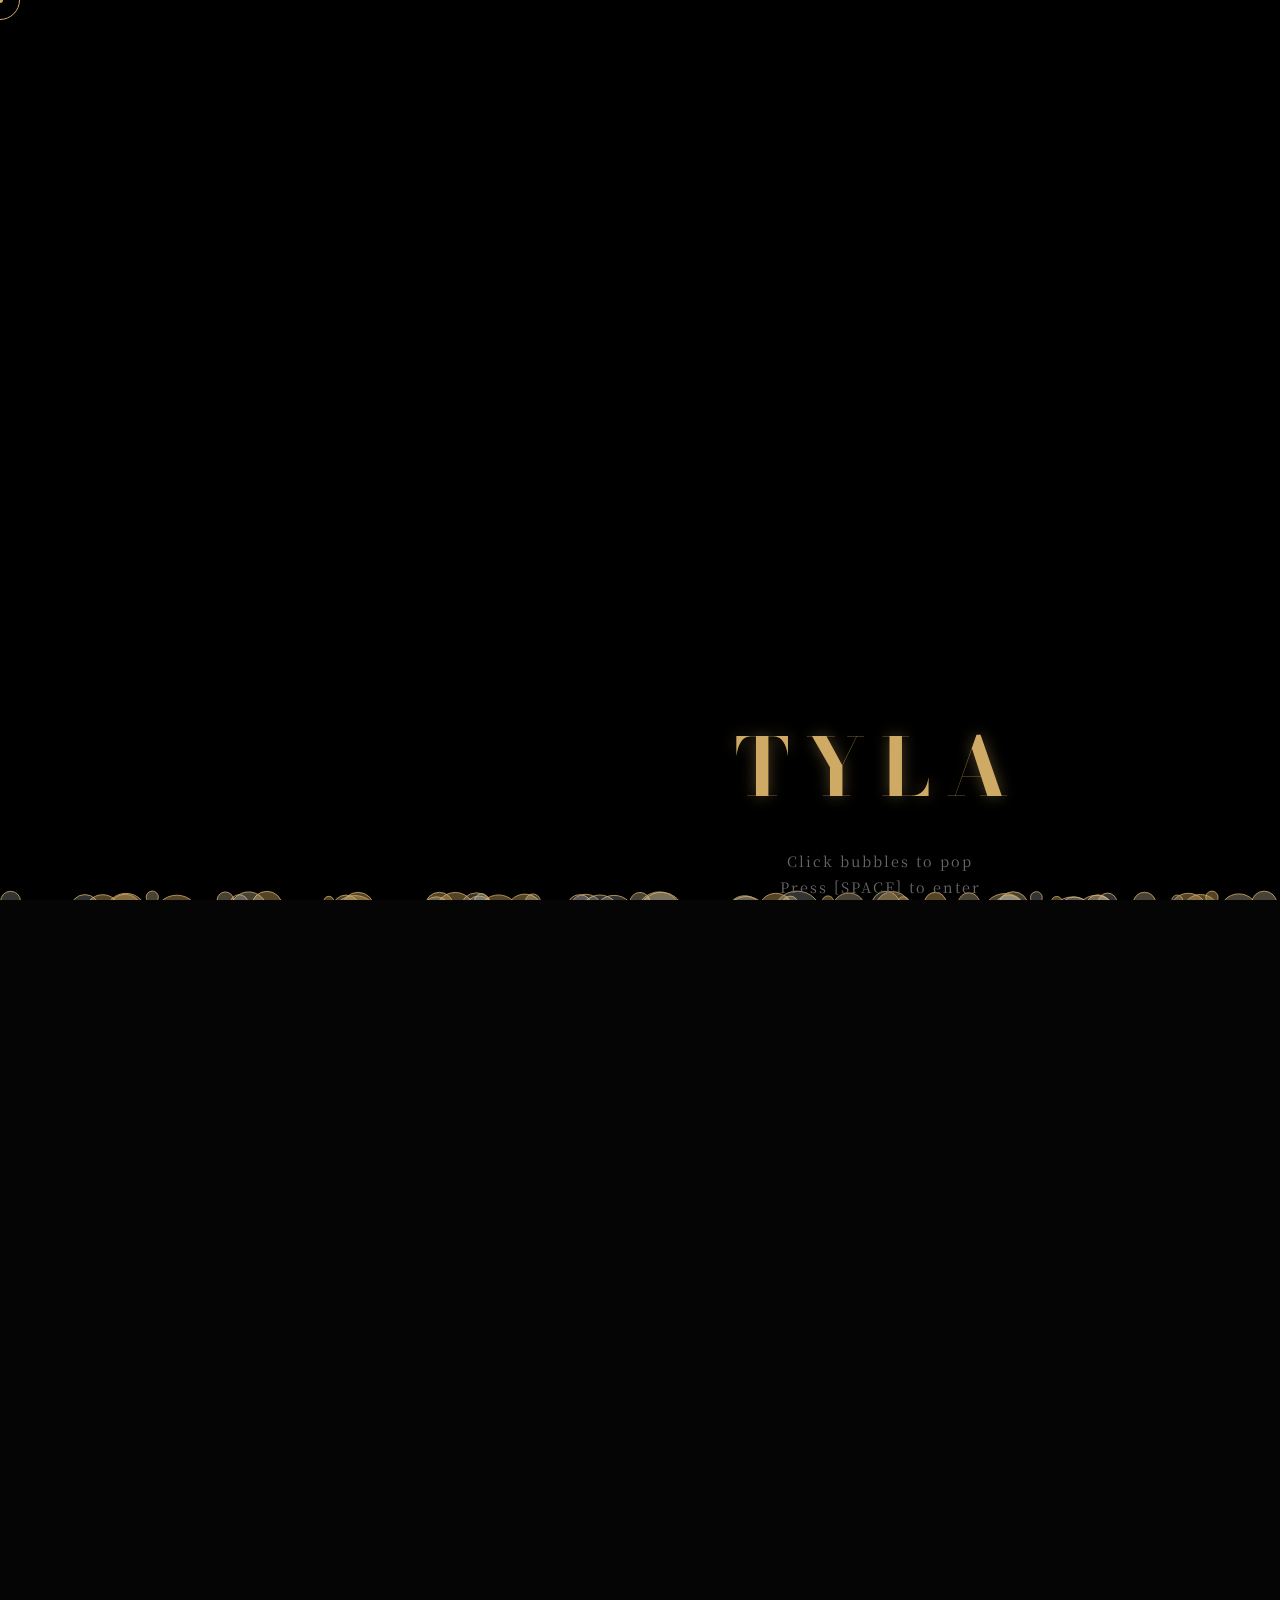
<file: index.html>
<!DOCTYPE html>
<html lang="ko">
<head>
    <meta charset="UTF-8">
    <meta name="viewport" content="width=device-width, initial-scale=1.0">
    <title>TYLA | The Golden Muse</title>
    <link rel="preconnect" href="https://fonts.googleapis.com">
    <link rel="preconnect" href="https://fonts.gstatic.com" crossorigin>
    <link href="https://fonts.googleapis.com/css2?family=Bodoni+Moda:opsz,wght@6..96,400;700&family=Noto+Serif+KR:wght@300;500&display=swap" rel="stylesheet">
    <link rel="stylesheet" href="style.css">
</head>
<body>
    <div class="cursor-dot"></div>
    <div class="cursor-circle"></div>

    <section id="intro-canvas-layer">
        <canvas id="bubbleCanvas"></canvas>
        <div class="intro-text-box">
            <h1 class="intro-title">TYLA</h1>
            <p class="intro-guide">Click bubbles to pop<br>Press [SPACE] to enter</p>
        </div>
    </section>

    <main id="main-content" class="hidden">
        <div class="noise-texture"></div>

        <header>
            <div class="header-inner">
                <span class="logo">TYLA</span>
                <nav class="nav-menu">
                    <a href="about.html" class="hover-effect">ABOUT</a>
                    <a href="music.html" class="hover-effect">MUSIC</a>
                    <a href="awards.html" class="hover-effect">AWARDS</a>
                    <a href="https://www.youtube.com/@Tylaofficial" target="_blank" class="hover-effect">YOUTUBE</a>
                    <a href="https://x.com/Tyllaaaaaaa" target="_blank" class="hover-effect">TWITTER</a>
                    <a href="https://www.instagram.com/tyla" target="_blank" class="hover-effect">INSTAGRAM</a>
                </nav>
            </div>
        </header>

        <section class="player-section">
            <div class="lp-turntable">
                <div class="album-cover">
                    <div id="youtube-player"></div>
                    <div class="gold-border"></div>
                </div>
                
                <div class="vinyl-disc">
                    <div class="vinyl-groove"></div>
                    <div class="vinyl-label">TYLA</div>
                </div>
            </div>

            <div class="controls-container">
                <div class="track-info">
                    <span class="status-text">NOW PLAYING</span>
                    <h2 id="track-title" class="hover-effect">Loading...</h2>
                </div>
                <div class="btn-wrapper">
                    <button id="play-pause-btn" class="custom-btn hover-effect">재생</button>
                    <button id="next-track-btn" class="custom-btn hover-effect">다음 곡 (Random)</button>
                </div>
            </div>
        </section>

        <section class="gallery-section">
            <div class="section-head">
                <h3>VISUAL ARCHIVE</h3>
                <div class="gold-divider"></div>
            </div>
            
            <div class="photo-grid">
                <div class="photo-item hover-effect"><img src="images/photo1.jpg" alt="Tyla 1"></div>
                <div class="photo-item hover-effect"><img src="images/photo2.jpg" alt="Tyla 2"></div>
                <div class="photo-item hover-effect"><img src="images/photo3.jpg" alt="Tyla 3"></div>
                <div class="photo-item hover-effect"><img src="images/photo4.jpg" alt="Tyla 4"></div>
                <div class="photo-item hover-effect"><img src="images/photo5.jpg" alt="Tyla 5"></div>
            </div>
        </section>

        <footer>
            <p>DESIGNED FOR TYLA. INSPIRED BY CHANEL.</p>
            <p class="copyright">© 2024 FAN PORTFOLIO</p>
        </footer>
    </main>

    <script src="script.js"></script>
</body>
</html>
</file>
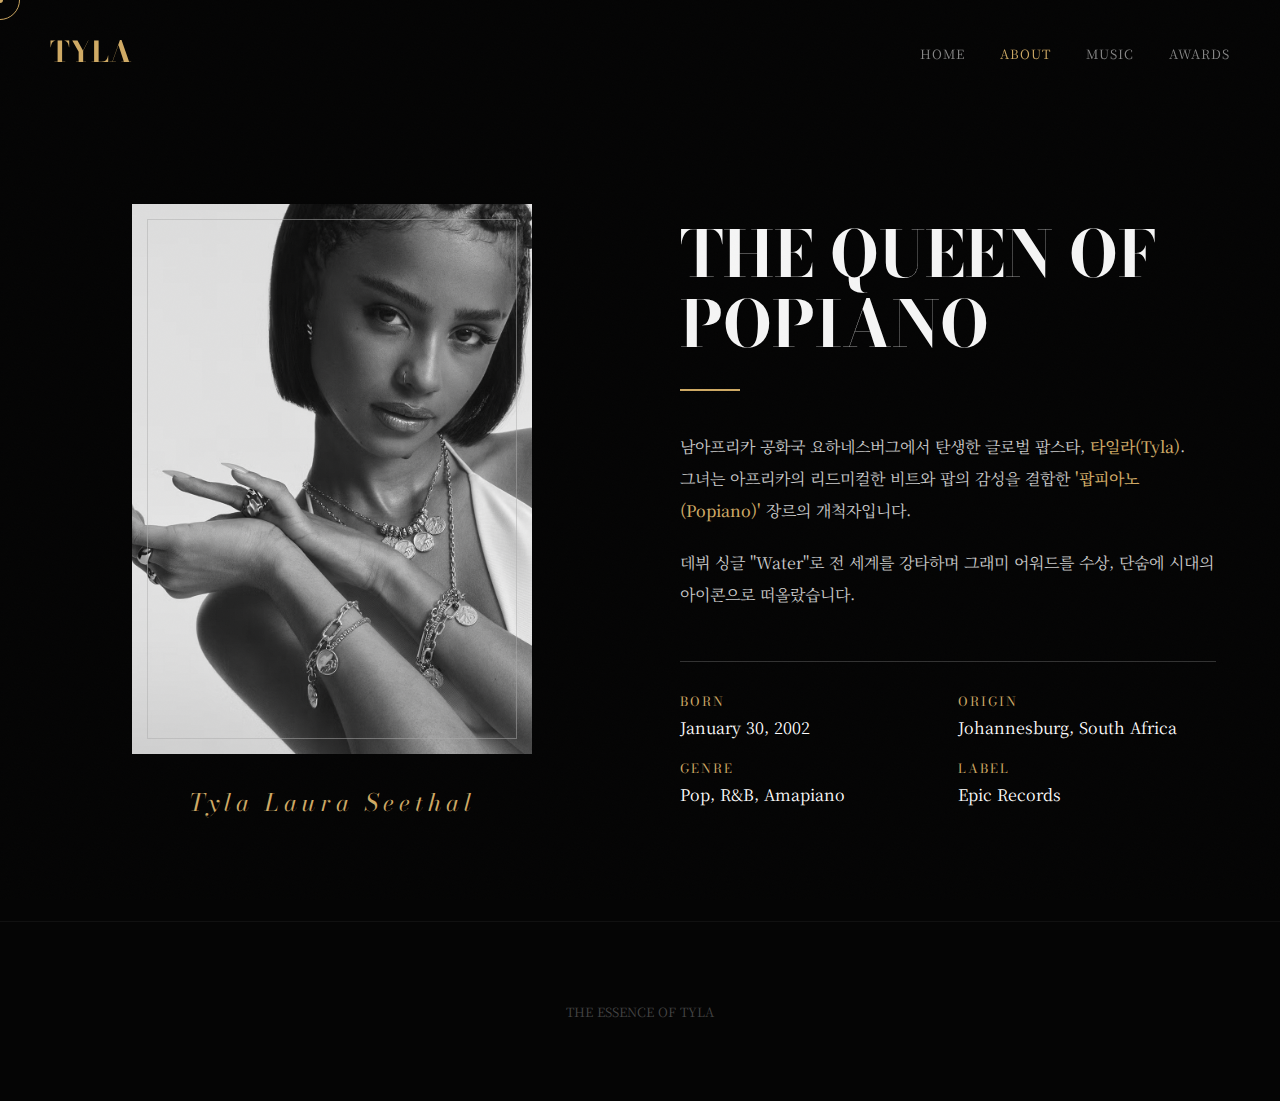
<file: about.html>
<!DOCTYPE html>
<html lang="ko">
<head>
    <meta charset="UTF-8">
    <meta name="viewport" content="width=device-width, initial-scale=1.0">
    <title>TYLA | About The Muse</title>
    <link href="https://fonts.googleapis.com/css2?family=Bodoni+Moda:opsz,wght@6..96,400;700&family=Noto+Serif+KR:wght@300;500&display=swap" rel="stylesheet">
    <link rel="stylesheet" href="style.css">
</head>
<body>
    <div class="cursor-dot"></div>
    <div class="cursor-circle"></div>
    <div class="noise-texture"></div>

    <main id="about-page">
        <header>
            <div class="header-inner">
                <a href="index.html" class="logo hover-effect" style="text-decoration: none;">TYLA</a>
               <nav class="nav-menu">
    <a href="index.html" class="hover-effect">HOME</a>
    <span class="active-page">ABOUT</span>
    <a href="music.html" class="hover-effect">MUSIC</a> <a href="awards.html" class="hover-effect">AWARDS</a>
</nav>
            </div>
        </header>

        <section class="about-container">
            <div class="profile-visual">
                <div class="image-frame hover-effect">
                    <img src="images/profile.jpg" alt="Tyla Portrait">
                    <div class="frame-border"></div>
                </div>
                <div class="signature">Tyla Laura Seethal</div>
            </div>

            <div class="profile-info">
                <h2 class="intro-heading">THE QUEEN OF<br>POPIANO</h2>
                <div class="gold-line-short"></div>
                
                <p class="bio-text">
                    남아프리카 공화국 요하네스버그에서 탄생한 글로벌 팝스타, <strong>타일라(Tyla)</strong>. 
                    그녀는 아프리카의 리드미컬한 비트와 팝의 감성을 결합한 
                    <strong>'팝피아노(Popiano)'</strong> 장르의 개척자입니다.
                </p>
                <p class="bio-text">
                    데뷔 싱글 "Water"로 전 세계를 강타하며 그래미 어워드를 수상, 
                    단숨에 시대의 아이콘으로 떠올랐습니다.
                </p>

                <div class="profile-details">
                    <div class="detail-item">
                        <span class="label">BORN</span>
                        <span class="value">January 30, 2002</span>
                    </div>
                    <div class="detail-item">
                        <span class="label">ORIGIN</span>
                        <span class="value">Johannesburg, South Africa</span>
                    </div>
                    <div class="detail-item">
                        <span class="label">GENRE</span>
                        <span class="value">Pop, R&B, Amapiano</span>
                    </div>
                    <div class="detail-item">
                        <span class="label">LABEL</span>
                        <span class="value">Epic Records</span>
                    </div>
                </div>
            </div>
        </section>

        <footer>
            <p>THE ESSENCE OF TYLA</p>
        </footer>
    </main>

    <script src="script.js"></script>
</body>

</html>
</file>
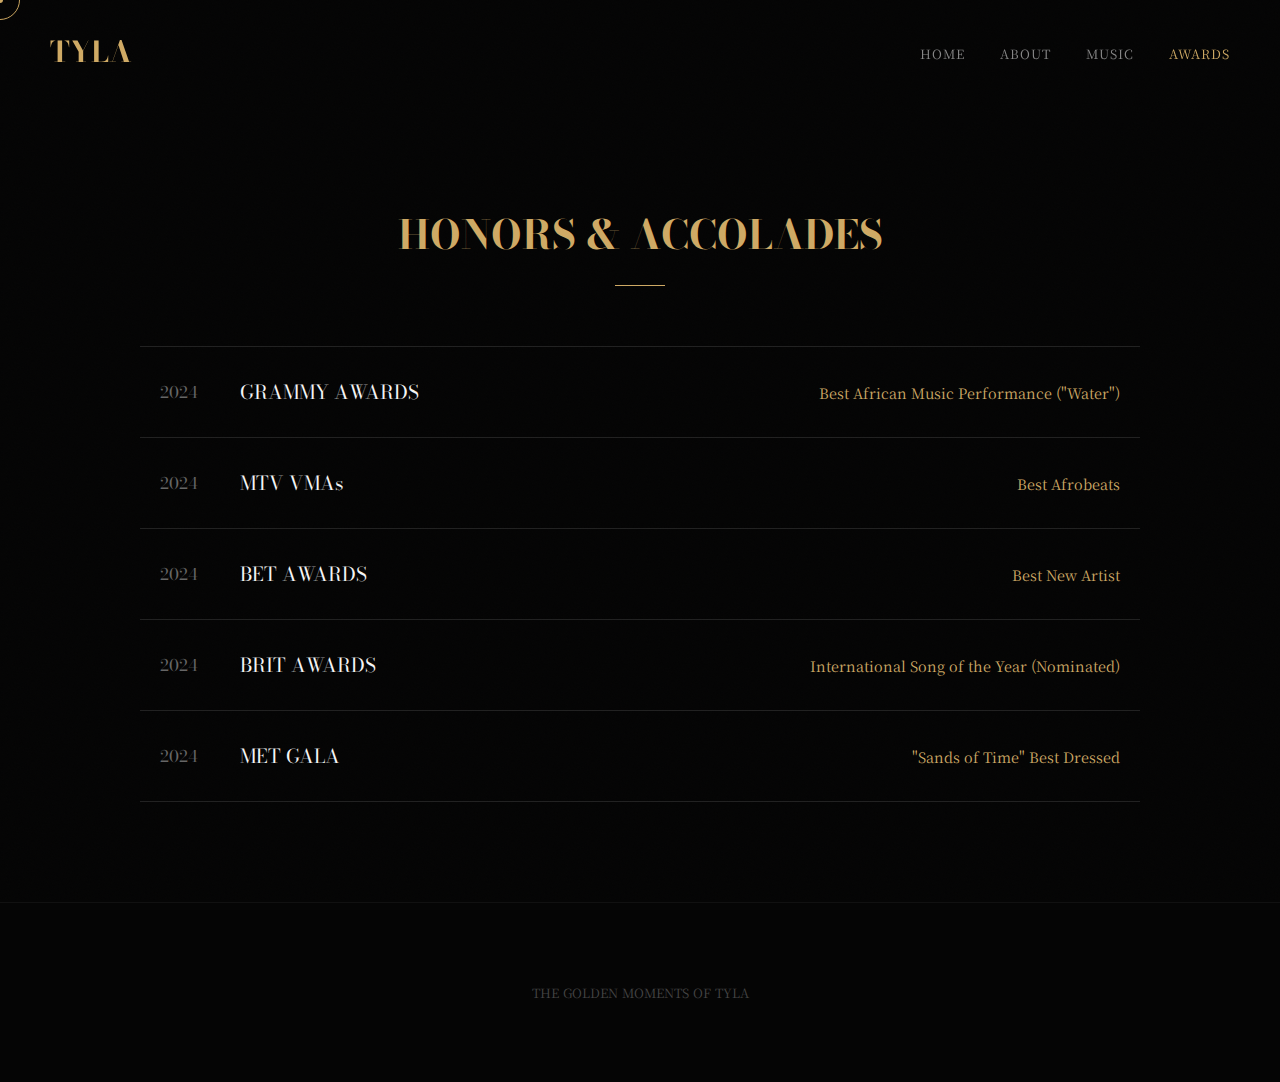
<file: awards.html>
<!DOCTYPE html>
<html lang="ko">
<head>
    <meta charset="UTF-8">
    <meta name="viewport" content="width=device-width, initial-scale=1.0">
    <title>TYLA | Awards</title>
    <link href="https://fonts.googleapis.com/css2?family=Bodoni+Moda:opsz,wght@6..96,400;700&family=Noto+Serif+KR:wght@300;500&display=swap" rel="stylesheet">
    <link rel="stylesheet" href="style.css">
</head>
<body>
    <div class="cursor-dot"></div>
    <div class="cursor-circle"></div>
    <div class="noise-texture"></div>

    <main id="awards-page">
        <header>
            <div class="header-inner">
                <a href="index.html" class="logo hover-effect" style="text-decoration: none;">TYLA</a>
               <nav class="nav-menu">
    <a href="index.html" class="hover-effect">HOME</a>
    <a href="about.html" class="hover-effect">ABOUT</a>
    <a href="music.html" class="hover-effect">MUSIC</a> <span class="active-page">AWARDS</span>
</nav>
            </div>
        </header>

        <section class="awards-container">
            <div class="section-head">
                <h3>HONORS & ACCOLADES</h3>
                <div class="gold-divider"></div>
            </div>

            <div class="awards-list">
                <div class="award-row hover-effect">
                    <span class="year">2024</span>
                    <span class="org">GRAMMY AWARDS</span>
                    <span class="detail">Best African Music Performance ("Water")</span>
                </div>
                <div class="award-row hover-effect">
                    <span class="year">2024</span>
                    <span class="org">MTV VMAs</span>
                    <span class="detail">Best Afrobeats</span>
                </div>
                <div class="award-row hover-effect">
                    <span class="year">2024</span>
                    <span class="org">BET AWARDS</span>
                    <span class="detail">Best New Artist</span>
                </div>
                <div class="award-row hover-effect">
                    <span class="year">2024</span>
                    <span class="org">BRIT AWARDS</span>
                    <span class="detail">International Song of the Year (Nominated)</span>
                </div>
                <div class="award-row hover-effect">
                    <span class="year">2024</span>
                    <span class="org">MET GALA</span>
                    <span class="detail">"Sands of Time" Best Dressed</span>
                </div>
            </div>
        </section>

        <footer>
            <p>THE GOLDEN MOMENTS OF TYLA</p>
        </footer>
    </main>

    <script src="script.js"></script>
</body>

</html>
</file>
<file: style.css>
/* [초기 설정 및 변수] */
:root {
    --bg-black: #050505;
    --chanel-gold: #cfaa65; /* 은은한 샴페인 골드 */
    --gold-bright: #ebdcb2;
    --text-white: #f5f5f5;
    --font-head: 'Bodoni Moda', serif;
    --font-body: 'Noto Serif KR', serif;
}

* { margin: 0; padding: 0; box-sizing: border-box; cursor: none; } /* 기본 커서 제거 */

body {
    background-color: var(--bg-black);
    color: var(--text-white);
    font-family: var(--font-body);
    overflow-x: hidden;
}

/* [노이즈 텍스처 - 종이 질감] */
.noise-texture {
    position: fixed; top: 0; left: 0; width: 100%; height: 100%;
    background: url('[data-uri]');
    pointer-events: none; z-index: 90; opacity: 0.3;
}

/* [커스텀 커서] */
.cursor-dot {
    width: 6px; height: 6px; background: var(--chanel-gold);
    border-radius: 50%; position: fixed; pointer-events: none; z-index: 10000;
    transform: translate(-50%, -50%);
}
.cursor-circle {
    width: 40px; height: 40px; border: 1px solid var(--chanel-gold);
    border-radius: 50%; position: fixed; pointer-events: none; z-index: 9999;
    transform: translate(-50%, -50%); transition: width 0.3s, height 0.3s, background 0.3s;
    mix-blend-mode: difference;
}
body.hovering .cursor-circle {
    width: 70px; height: 70px; background: rgba(207, 170, 101, 0.2); border-color: transparent;
}

/* [인트로 섹션 (캔버스)] */
#intro-canvas-layer {
    position: fixed; top: 0; left: 0; width: 100%; height: 100vh;
    background: #000; z-index: 5000;
    transition: opacity 1s ease, visibility 1s ease;
}
#intro-canvas-layer.fade-out {
    opacity: 0; visibility: hidden; pointer-events: none;
}
canvas { display: block; }

.intro-text-box {
    position: absolute; top: 50%; left: 50%; transform: translate(-50%, -50%);
    text-align: center; pointer-events: none;
}
.intro-title {
    font-family: var(--font-head); font-size: 5rem; color: var(--chanel-gold);
    letter-spacing: 0.2em; margin-bottom: 20px;
}
.intro-guide {
    font-size: 0.9rem; color: #666; letter-spacing: 2px; line-height: 1.8;
}

/* [메인 컨텐츠] */
#main-content {
    opacity: 0; transition: opacity 1.5s ease;
}
#main-content.visible { opacity: 1; }

header {
    padding: 30px 50px; position: relative; z-index: 100;
}
.header-inner {
    display: flex; justify-content: space-between; align-items: center; max-width: 1400px; margin: 0 auto;
}
.logo { font-family: var(--font-head); font-size: 1.8rem; color: var(--chanel-gold); font-weight: bold; }
.nav-menu a, .nav-menu span {
    color: #888; margin-left: 30px; text-decoration: none; font-size: 0.8rem;
    letter-spacing: 1px; transition: color 0.3s;
}
.nav-menu a:hover, .nav-menu .active-page { color: var(--chanel-gold); }

/* [LP 플레이어 섹션] */
.player-section {
    min-height: 85vh; display: flex; flex-direction: column;
    justify-content: center; align-items: center;
}

.lp-turntable {
    position: relative; display: flex; align-items: center; margin-bottom: 50px;
}

/* 앨범 커버 (영상 화면) */
.album-cover {
    width: 500px; height: 500px; position: relative; z-index: 10;
    background: #000; box-shadow: 20px 20px 60px rgba(0,0,0,0.8);
}
.album-cover iframe {
    width: 100%; height: 100%; border: none;
    pointer-events: auto; /* 직접 클릭 가능하도록 설정 */
}
.gold-border {
    position: absolute; top: 0; left: 0; width: 100%; height: 100%;
    border: 1px solid rgba(207, 170, 101, 0.4); pointer-events: none;
}

/* LP 바이닐 */
.vinyl-disc {
    width: 460px; height: 460px; border-radius: 50%;
    background: radial-gradient(#111 20%, #1f1f1f 60%, #080808 70%);
    position: absolute; left: 20px; top: 20px; z-index: 5;
    display: flex; justify-content: center; align-items: center;
    transition: transform 1.2s cubic-bezier(0.4, 0, 0.2, 1);
}
.vinyl-groove {
    position: absolute; width: 95%; height: 95%; border-radius: 50%;
    border: 1px solid rgba(255,255,255,0.05);
    background: repeating-radial-gradient(#111, #111 2px, #222 3px, #222 4px);
}
.vinyl-label {
    width: 140px; height: 140px; background: var(--chanel-gold); border-radius: 50%;
    display: flex; justify-content: center; align-items: center;
    color: #000; font-family: var(--font-head); font-weight: bold; z-index: 6;
}

/* 재생 시 애니메이션 */
.player-section.playing .vinyl-disc { transform: translateX(250px); }
.player-section.playing .vinyl-disc .vinyl-groove, 
.player-section.playing .vinyl-disc .vinyl-label { animation: spin 4s linear infinite; }

@keyframes spin { 100% { transform: rotate(360deg); } }

/* 컨트롤러 */
.controls-container { text-align: center; z-index: 20; width: 100%; }
.status-text { font-size: 0.7rem; color: var(--chanel-gold); letter-spacing: 2px; }
#track-title {
    font-family: var(--font-head); font-size: 2rem; color: var(--text-white); margin: 10px 0 30px; font-weight: 400;
}
.custom-btn {
    background: transparent; border: 1px solid #444; color: #aaa;
    padding: 12px 40px; margin: 0 10px; font-family: var(--font-head);
    transition: 0.3s;
}
.custom-btn:hover { border-color: var(--chanel-gold); color: var(--chanel-gold); }

/* [수상 내역 페이지] */
.awards-container { padding: 100px 0; max-width: 1000px; margin: 0 auto; }
.section-head { text-align: center; margin-bottom: 60px; }
.section-head h3 { font-family: var(--font-head); font-size: 2.5rem; color: var(--chanel-gold); margin-bottom: 20px; }
.gold-divider { width: 50px; height: 1px; background: var(--chanel-gold); margin: 0 auto; }

.awards-list { border-top: 1px solid #222; }
.award-row {
    display: flex; padding: 30px 20px; border-bottom: 1px solid #222; align-items: center;
    transition: 0.4s;
}
.award-row:hover { background: rgba(207, 170, 101, 0.05); padding-left: 30px; }
.year { width: 80px; color: #666; font-family: var(--font-head); }
.org { flex: 1; color: var(--text-white); font-size: 1.2rem; font-family: var(--font-head); }
.detail { color: var(--chanel-gold); font-size: 0.9rem; }

/* [갤러리 섹션] */
.gallery-section { padding: 80px 50px; border-top: 1px solid #1a1a1a; max-width: 1400px; margin: 0 auto; }
.photo-grid {
    display: grid; grid-template-columns: repeat(5, 1fr); /* 5장 나열 */
    gap: 20px; margin-top: 50px;
}
.photo-item {
    aspect-ratio: 3/4; overflow: hidden; border: 1px solid #222; transition: border 0.3s;
}
.photo-item:hover { border-color: var(--chanel-gold); }
.photo-item img {
    width: 100%; height: 100%; object-fit: cover; filter: grayscale(100%); transition: 0.5s;
}
.photo-item:hover img { filter: grayscale(0%); transform: scale(1.05); }

footer { text-align: center; padding: 80px 0; color: #444; font-size: 0.8rem; border-top: 1px solid #111; }

@media (max-width: 768px) {
    .lp-turntable { flex-direction: column; }
    .album-cover { width: 300px; height: 300px; }
    .vinyl-disc { display: none; }
    .photo-grid { grid-template-columns: repeat(2, 1fr); }
    .award-row { flex-direction: column; text-align: center; gap: 10px; }
}

/* =========================================
   [ABOUT PAGE STYLES] - 추가된 부분
   ========================================= */

.about-container {
    display: flex;
    justify-content: center;
    align-items: center;
    min-height: 80vh;
    padding: 100px 5vw;
    max-width: 1400px;
    margin: 0 auto;
    gap: 80px;
}

/* 왼쪽 비주얼 영역 */
.profile-visual {
    flex: 1;
    display: flex;
    flex-direction: column;
    align-items: center;
}

.image-frame {
    width: 400px;
    height: 550px;
    position: relative;
    overflow: hidden;
    margin-bottom: 30px;
    /* 흑백 처리했다가 호버 시 컬러로 */
    filter: grayscale(100%);
    transition: filter 0.5s ease, transform 0.5s ease;
}

.image-frame:hover {
    filter: grayscale(0%);
    transform: scale(1.02);
}

.image-frame img {
    width: 100%;
    height: 100%;
    object-fit: cover;
}

.frame-border {
    position: absolute;
    top: 15px; left: 15px; right: 15px; bottom: 15px;
    border: 1px solid rgba(207, 170, 101, 0.5); /* 금색 테두리 */
    pointer-events: none;
}

.signature {
    font-family: 'Bodoni Moda', serif; /* 필기체 느낌 대신 고급 세리프로 대체 */
    font-size: 1.5rem;
    color: var(--chanel-gold);
    letter-spacing: 5px;
    font-style: italic;
}

/* 오른쪽 텍스트 영역 */
.profile-info {
    flex: 1;
    text-align: left;
}

.intro-heading {
    font-family: var(--font-head);
    font-size: 4rem;
    line-height: 1.1;
    color: var(--text-white);
    margin-bottom: 30px;
}

.gold-line-short {
    width: 60px;
    height: 2px;
    background-color: var(--chanel-gold);
    margin-bottom: 40px;
}

.bio-text {
    font-size: 1rem;
    color: #ccc;
    line-height: 2;
    margin-bottom: 20px;
    word-break: keep-all; /* 한글 줄바꿈 최적화 */
}

.bio-text strong {
    color: var(--chanel-gold);
    font-weight: 500;
}

/* 프로필 상세 정보 (표 형태) */
.profile-details {
    margin-top: 50px;
    border-top: 1px solid #333;
    padding-top: 30px;
    display: grid;
    grid-template-columns: repeat(2, 1fr);
    gap: 20px;
}

.detail-item {
    display: flex;
    flex-direction: column;
}

.detail-item .label {
    font-family: var(--font-head);
    font-size: 0.8rem;
    color: var(--chanel-gold);
    letter-spacing: 2px;
    margin-bottom: 5px;
}

.detail-item .value {
    font-family: var(--font-body);
    font-size: 1rem;
    color: #fff;
}

/* 모바일 반응형 (About 페이지) */
@media (max-width: 900px) {
    .about-container {
        flex-direction: column;
        text-align: center;
        padding-top: 50px;
    }

    .image-frame {
        width: 300px;
        height: 400px;
    }

    .profile-info {
        text-align: center;
    }
    
    .gold-line-short {
        margin: 0 auto 40px; /* 가운데 정렬 */
    }

    .profile-details {
        text-align: left; /* 상세 정보는 왼쪽 정렬 유지 */
    }

}
/* =========================================
   [MUSIC PAGE - DISCOGRAPHY STYLES]
   ========================================= */

.disco-container {
    padding: 100px 5vw;
    max-width: 1400px;
    margin: 0 auto;
    text-align: center;
}

.sub-text {
    font-size: 0.9rem; color: #666; letter-spacing: 2px; margin-top: 15px;
}

/* 그리드 레이아웃 */
.disco-grid {
    display: grid;
    grid-template-columns: repeat(3, 1fr);
    gap: 40px;
    margin-top: 60px;
}

/* 3D 플립 카드 컨테이너 */
.flip-card {
    background-color: transparent;
    aspect-ratio: 1/1; /* 정사각형 비율 유지 */
    perspective: 1000px; /* 3D 공간감 */
}

.flip-card-inner {
    position: relative;
    width: 100%;
    height: 100%;
    text-align: center;
    transition: transform 0.8s cubic-bezier(0.175, 0.885, 0.32, 1.275); /* 쫀득한 회전 효과 */
    transform-style: preserve-3d;
}

/* 호버 시 회전 */
.flip-card:hover .flip-card-inner {
    transform: rotateY(180deg);
}

/* 앞면 & 뒷면 공통 */
.flip-card-front, .flip-card-back {
    position: absolute;
    width: 100%;
    height: 100%;
    backface-visibility: hidden; /* 뒷면일 때 숨김 */
    border: 1px solid #333;
    display: flex;
    flex-direction: column;
    justify-content: center;
    align-items: center;
}

/* 카드 앞면 (이미지) */
.flip-card-front {
    background-color: #000;
}

.flip-card-front img {
    width: 100%;
    height: 100%;
    object-fit: cover;
    filter: brightness(0.8);
    transition: 0.5s;
}

.card-overlay {
    position: absolute;
    bottom: 20px; left: 0; width: 100%;
    color: var(--text-white);
    font-family: var(--font-head);
    font-size: 1.2rem;
    text-shadow: 0 2px 10px rgba(0,0,0,0.8);
    opacity: 1;
}

/* 카드 뒷면 (정보) */
.flip-card-back {
    background-color: #111;
    color: var(--text-white);
    transform: rotateY(180deg); /* 미리 뒤집어 놓음 */
    border: 1px solid var(--chanel-gold);
    box-shadow: 0 0 20px rgba(207, 170, 101, 0.2);
    padding: 20px;
}

.flip-card-back h4 {
    font-family: var(--font-head);
    font-size: 1.8rem;
    color: var(--chanel-gold);
    margin-bottom: 5px;
}

.flip-card-back .release-date {
    font-size: 0.8rem; color: #888; letter-spacing: 2px;
}

.flip-card-back .line {
    width: 30px; height: 1px; background: #444; margin: 15px auto;
}

.flip-card-back .track-list {
    list-style: none; padding: 0; font-size: 0.9rem; line-height: 1.8; color: #ccc;
}
.flip-card-back .desc {
    font-size: 0.9rem; color: #bbb;
}

/* 반응형 */
@media (max-width: 900px) {
    .disco-grid { grid-template-columns: repeat(2, 1fr); }
}
@media (max-width: 600px) {
    .disco-grid { grid-template-columns: 1fr; }
    .flip-card { max-width: 350px; margin: 0 auto; }
}
/* [인트로 섹션 (캔버스)] */
#intro-canvas-layer {
    position: fixed; top: 0; left: 0; width: 100%; height: 100vh;
    background: #000; z-index: 5000;
    transition: opacity 1s ease, visibility 1s ease;
    display: flex; /* 가사와 제목을 중앙 정렬하기 위해 추가 */
    justify-content: center;
    align-items: center;
}
#intro-canvas-layer.fade-out {
    opacity: 0; visibility: hidden; pointer-events: none;
}
canvas { display: block; position: absolute; top: 0; left: 0; z-index: 1; } /* 캔버스를 뒤로 보냄 */

.intro-text-box {
    position: relative; /* 캔버스 위에 위치 */
    text-align: center;
    pointer-events: none;
    z-index: 2; /* 캔버스 위로 오도록 설정 */
    display: flex; /* 내부 요소들을 세로로 정렬 */
    flex-direction: column;
    align-items: center;
    justify-content: center;
    width: 100%; /* 가사가 길어도 중앙에 오도록 */
    max-width: 800px; /* 가사 최대 너비 제한 */
}
.intro-title {
    font-family: var(--font-head); font-size: 5rem; color: var(--chanel-gold);
    letter-spacing: 0.2em; margin-bottom: 20px;
    text-shadow: 0 0 15px rgba(207, 170, 101, 0.4); /* 제목도 약간 빛나게 */
}

/* 새로 추가되는 인트로 가사 스타일 */
.intro-quote-box {
    min-height: 120px; /* 가사 길이가 달라져도 높이 유지 */
    display: flex;
    justify-content: center;
    align-items: center;
    margin-bottom: 25px;
    padding: 0 20px; /* 좌우 여백 */
}
#intro-quote-text {
    font-family: var(--font-head); /* 우아한 폰트 */
    font-size: 1.8rem; /* 적당한 크기 */
    color: var(--text-white);
    line-height: 1.5;
    letter-spacing: 1px;
    opacity: 0; /* 초기에는 숨겨두기 */
    animation: fadeInOutIntroQuote 10s ease-in-out infinite; /* 페이드인아웃 애니메이션 */
    text-shadow: 0 0 10px rgba(255, 255, 255, 0.2); /* 약간의 그림자 */
    max-width: 700px; /* 너무 길게 늘어지지 않게 */
}

/* 인트로 가사 페이드인/아웃 애니메이션 */
@keyframes fadeInOutIntroQuote {
    0% { opacity: 0; transform: translateY(10px); }
    10% { opacity: 1; transform: translateY(0); }
    40% { opacity: 1; transform: translateY(0); }
    50% { opacity: 0; transform: translateY(-10px); }
    100% { opacity: 0; transform: translateY(10px); }
}

.intro-guide {
    font-size: 0.9rem; color: #666; letter-spacing: 2px; line-height: 1.8;
}

@media (max-width: 768px) {
    .intro-title { font-size: 3rem; }
    #intro-quote-text { font-size: 1.2rem; min-height: 90px; }
    .intro-guide { font-size: 0.7rem; }
}
/* =========================================
   [THE SAND OF TIME STYLES]
   ========================================= */
.sand-time-section {
    padding: 80px 0;
    border-top: 1px solid #1a1a1a;
    background: linear-gradient(to bottom, #0a0a0a, #050505);
    text-align: center;
}

.sand-container {
    display: flex;
    flex-direction: column;
    align-items: center;
    justify-content: center;
    gap: 20px;
}

/* 모래시계 아이콘 & 애니메이션 */
.hourglass-icon svg {
    width: 50px;
    height: 50px;
    color: var(--chanel-gold);
    animation: rotateHourglass 6s ease-in-out infinite; /* 6초마다 뒤집힘 */
}

@keyframes rotateHourglass {
    0% { transform: rotate(0deg); }
    45% { transform: rotate(0deg); }
    50% { transform: rotate(180deg); } /* 휙 돌리기 */
    95% { transform: rotate(180deg); }
    100% { transform: rotate(360deg); }
}

.time-title {
    font-family: var(--font-head);
    font-size: 2rem;
    color: var(--chanel-gold);
    letter-spacing: 3px;
    margin-bottom: 5px;
}

.time-subtitle {
    font-size: 0.8rem;
    color: #666;
    letter-spacing: 2px;
    margin-bottom: 30px;
    text-transform: uppercase;
}

/* 카운트다운 타이머 레이아웃 */
#countdown-timer {
    display: flex;
    align-items: center;
    gap: 20px;
}

.time-unit {
    display: flex;
    flex-direction: column;
    align-items: center;
}

.time-unit span {
    font-family: var(--font-head);
    font-size: 3rem;
    color: var(--text-white);
    line-height: 1;
    font-variant-numeric: tabular-nums; /* 숫자 간격 일정하게 */
}

.time-unit .label {
    font-family: var(--font-body);
    font-size: 0.7rem;
    color: var(--chanel-gold);
    margin-top: 10px;
    letter-spacing: 2px;
}

.separator {
    font-family: var(--font-head);
    font-size: 2rem;
    color: #333;
    margin-bottom: 20px; /* 숫자랑 높이 맞추기 */
}

/* 모바일 반응형 */
@media (max-width: 600px) {
    #countdown-timer { gap: 10px; }
    .time-unit span { font-size: 2rem; }
    .separator { font-size: 1.5rem; }
}
/* =========================================
   [WATER RIPPLE EFFECT]
   ========================================= */
.ripple {
    position: fixed;
    border-radius: 50%;
    transform: scale(0);
    animation: ripple-anim 0.8s linear;
    background: rgba(255, 255, 255, 0.4); /* 맑은 물 색상 */
    box-shadow: 0 0 10px rgba(255, 255, 255, 0.6), 
                0 0 20px rgba(207, 170, 101, 0.4); /* 약간의 금빛 섞임 */
    pointer-events: none; /* 클릭 방해 안 함 */
    z-index: 9999;
}

@keyframes ripple-anim {
    to {
        transform: scale(4);
        opacity: 0;
    }
}
</file>
